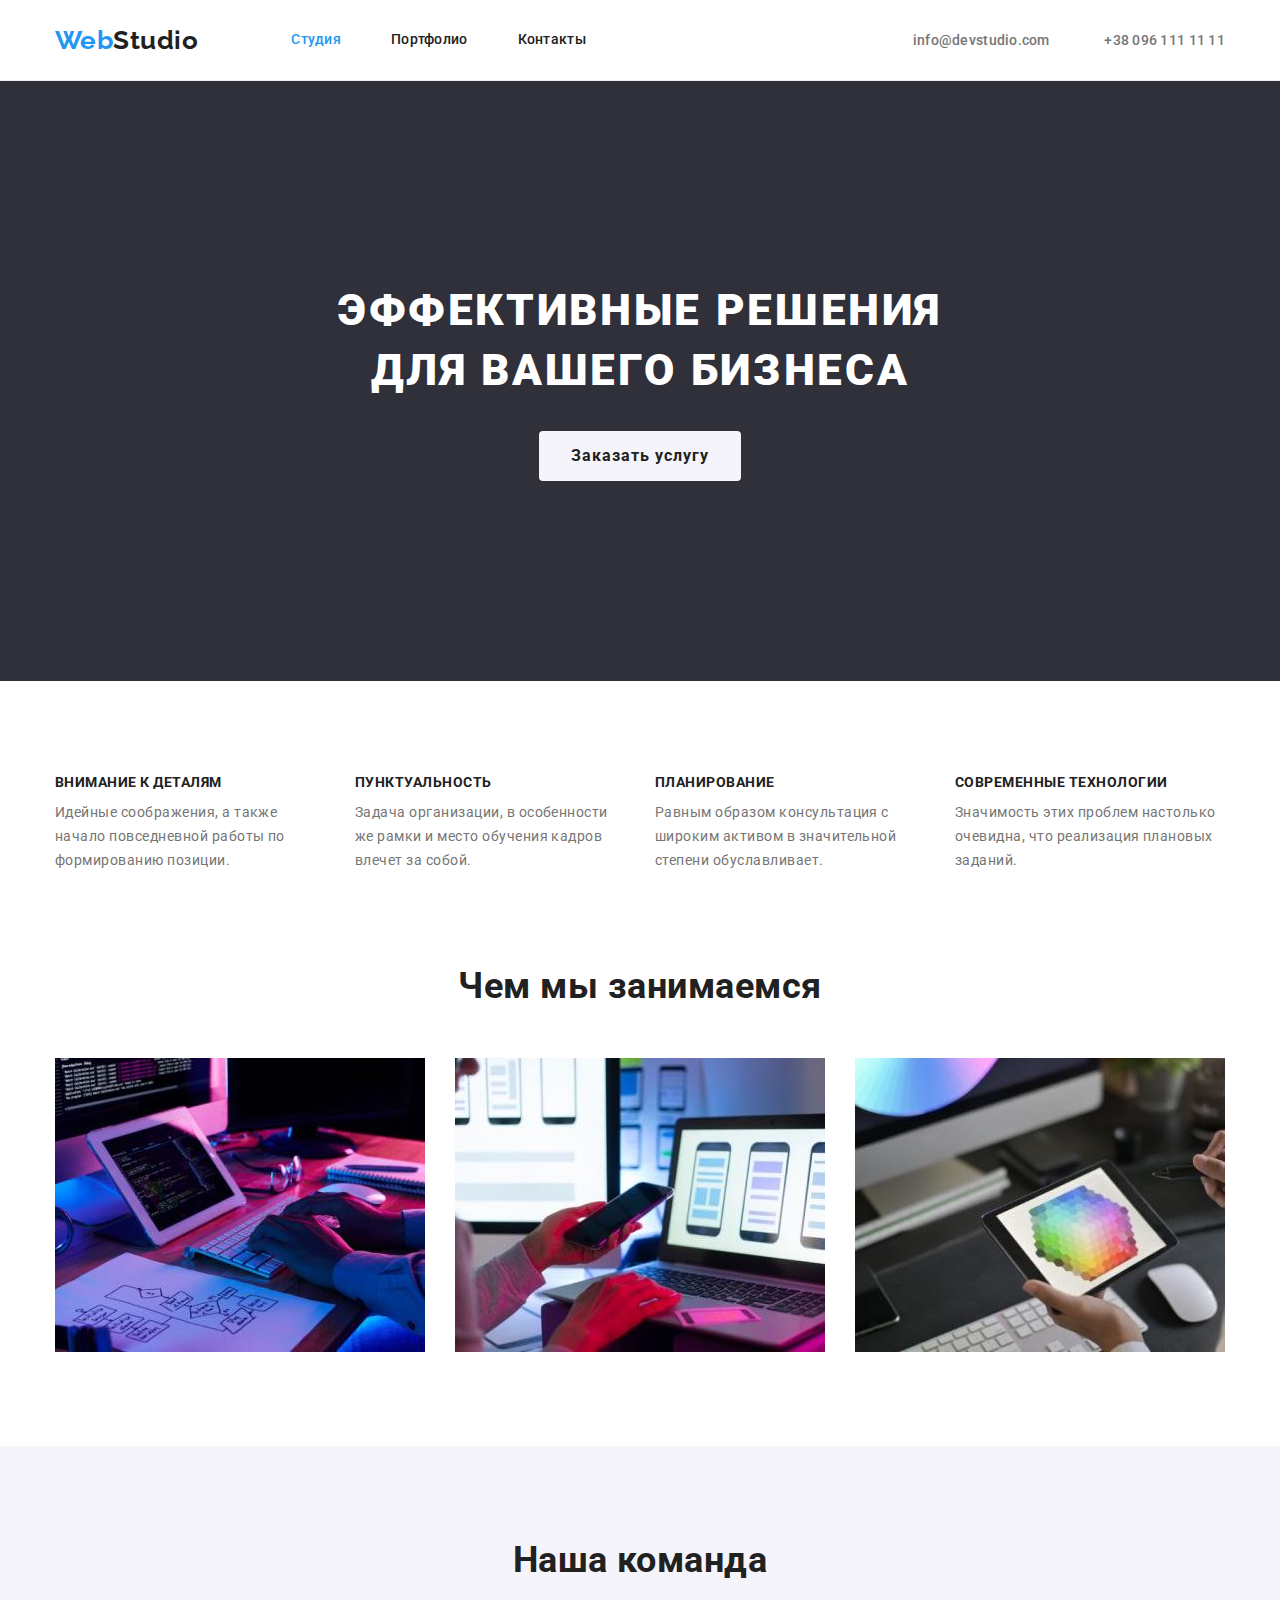
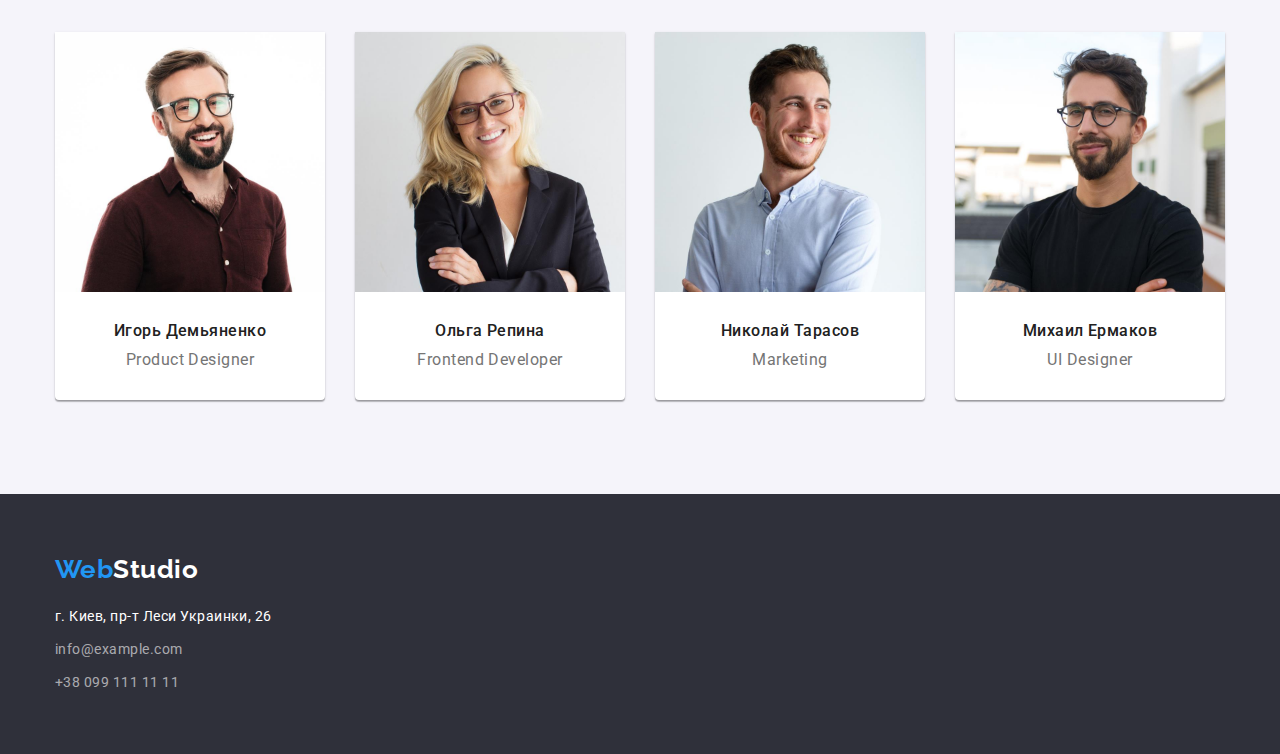
<file: index.html>
<!DOCTYPE html>
<html lang="ru">
  <head>
    <meta charset="UTF-8" />
    <meta http-equiv="X-UA-Compatible" content="IE=edge" />
    <meta name="viewport" content="width=device-width, initial-scale=1.0" />
    <title>Document</title>
    <link rel="preconnect" href="https://fonts.googleapis.com" />
    <link rel="preconnect" href="https://fonts.gstatic.com" crossorigin />
    <link
      href="https://fonts.googleapis.com/css2?family=Raleway:wght@700&family=Roboto:wght@400;500;700;900&display=swap"
      rel="stylesheet"
    />
    <link
      rel="stylesheet"
      href="https://cdnjs.cloudflare.com/ajax/libs/modern-normalize/1.1.0/modern-normalize.min.css"
    />
    <link rel="stylesheet" href="./css/styles.css" />
  </head>
  <body>
    <!-- Шапка сайта -->
    <header class="page-header">
      <div class="container main-nav">
        <nav class="nav">
          <a href="./index.html" class="logo-link"> Web<span class="logo-black">Studio</span> </a>
          <ul class="site-nav">
            <li class="item-nav"><a href="./index.html" class="link current">Студия</a></li>
            <li class="item-nav"><a href="./portfolio.html" class="link">Портфолио</a></li>
            <li class="item-nav"><a href="" class="link">Контакты</a></li>
          </ul>
        </nav>
        <div class="contact-block">
          <a href="mailto:info@devstudio.com" class="contact">info@devstudio.com</a>
          <a href="tel:+380961111111" class="contact">+38 096 111 11 11</a>
        </div>
      </div>
    </header>
    <!-- основная часть сайта -->
    <main>
      <section class="hero">
        <div class="container flex-centered">
          <h1 class="hero-title">Эффективные решения для вашего бизнеса</h1>
          <button class="button" type="button">Заказать услугу</button>
        </div>
      </section>
      <section class="section">
        <div class="container">
          <ul class="item-list">
            <li class="item">
              <h3 class="title">Внимание к деталям</h3>
              <p class="text">
                Идейные соображения, а также начало повседневной работы по формированию позиции.
              </p>
            </li>
            <li class="item">
              <h3 class="title">Пунктуальность</h3>
              <p class="text">
                Задача организации, в особенности же рамки и место обучения кадров влечет за собой.
              </p>
            </li>
            <li class="item">
              <h3 class="title">Планирование</h3>
              <p class="text">
                Равным образом консультация с широким активом в значительной степени обуславливает.
              </p>
            </li>
            <li class="item">
              <h3 class="title">Современные технологии</h3>
              <p class="text">
                Значимость этих проблем настолько очевидна, что реализация плановых заданий.
              </p>
            </li>
          </ul>
        </div>
      </section>
      <section class="section section-work">
        <div class="container">
          <h2 class="section-title">Чем мы занимаемся</h2>
          <ul class="work-list">
            <li class="item">
              <a href=""><img src="images/photo1.jpg" alt="Верстка сайта" width="370"></a>
            </li >
            <li class="item">
              <a href=""><img src="images/photo2.jpg" alt="Дизай телефона" width="370" /></a>
            </li>
            <li class="item">
              <a href=""><img src="images/photo3.jpg" alt="Робота за планшетом" width="370" /></a>
            </li>
          </ul>
        </div>
      </section>
      <section class="section team">
        <div class="container">
          <h2 class="section-title">Наша команда</h2>
          <ul class="cards-list">
            <li class="card item">
              <img
                class="card-image"
                src="./images/image1.jpg"
                alt="Фото Игоря Демьяненко"
                width="270"
              />
               <div class="px-30">
                <h3 class="card-title">Игорь Демьяненко</h3>
                <p class="card-position">Product Designer</p>
              </div>
            </li>
            <li class="card item">
              <img
                class="card-image"
                src="./images/image2.jpg"
                alt="Фото Ольги Репины"
                width="270"
              />
               <div class="px-30">
                <h3 class="card-title">Ольга Репина</h3>
                <p class="card-position">Frontend Developer</p>
              </div>
            </li>
            <li class="card item">
              <img
                class="card-image"
                src="./images/image3.jpg"
                alt="Фото Николая Тарасова"
                width="270"
              />
              <div class="px-30">
                <h3 class="card-title">Николай Тарасов</h3>
                <p class="card-position">Marketing</p>
              </div>
            </li>
            <li class="card item">
              <img
                class="card-image"
                src="./images/image4.jpg"
                alt="Фото Михаила Ермакова"
                width="270"
              />
              <div class="px-30">
                <h3 class="card-title">Михаил Ермаков</h3>
                <p class="card-position">UI Designer</p>
                </div>
              </div>
            </li>
          </ul>
        </div>
      </section>
    </main>
    <!-- Подвал сайта -->
    <footer class="footer">
      <div class="container">
        <a href="./index.html" class="logo-link"> Web<span class="logo-white">Studio</span> </a>
        <address class="address">
          <a class="link" href="https://bit.ly/3pXMvUd" target="_blank" rel="noopener noreferrer">
            г. Киев, пр-т Леси Украинки, 26
          </a>
        </address>
        <address class="contact-address">
          <a class="contact email" href="mailto:info@example.com">info@example.com</a><br />
          <a class="contact" href="tel:+380991111111">+38 099 111 11 11</a>
        </address>
      </div>
    </footer>
  </body>
</html>
</file>
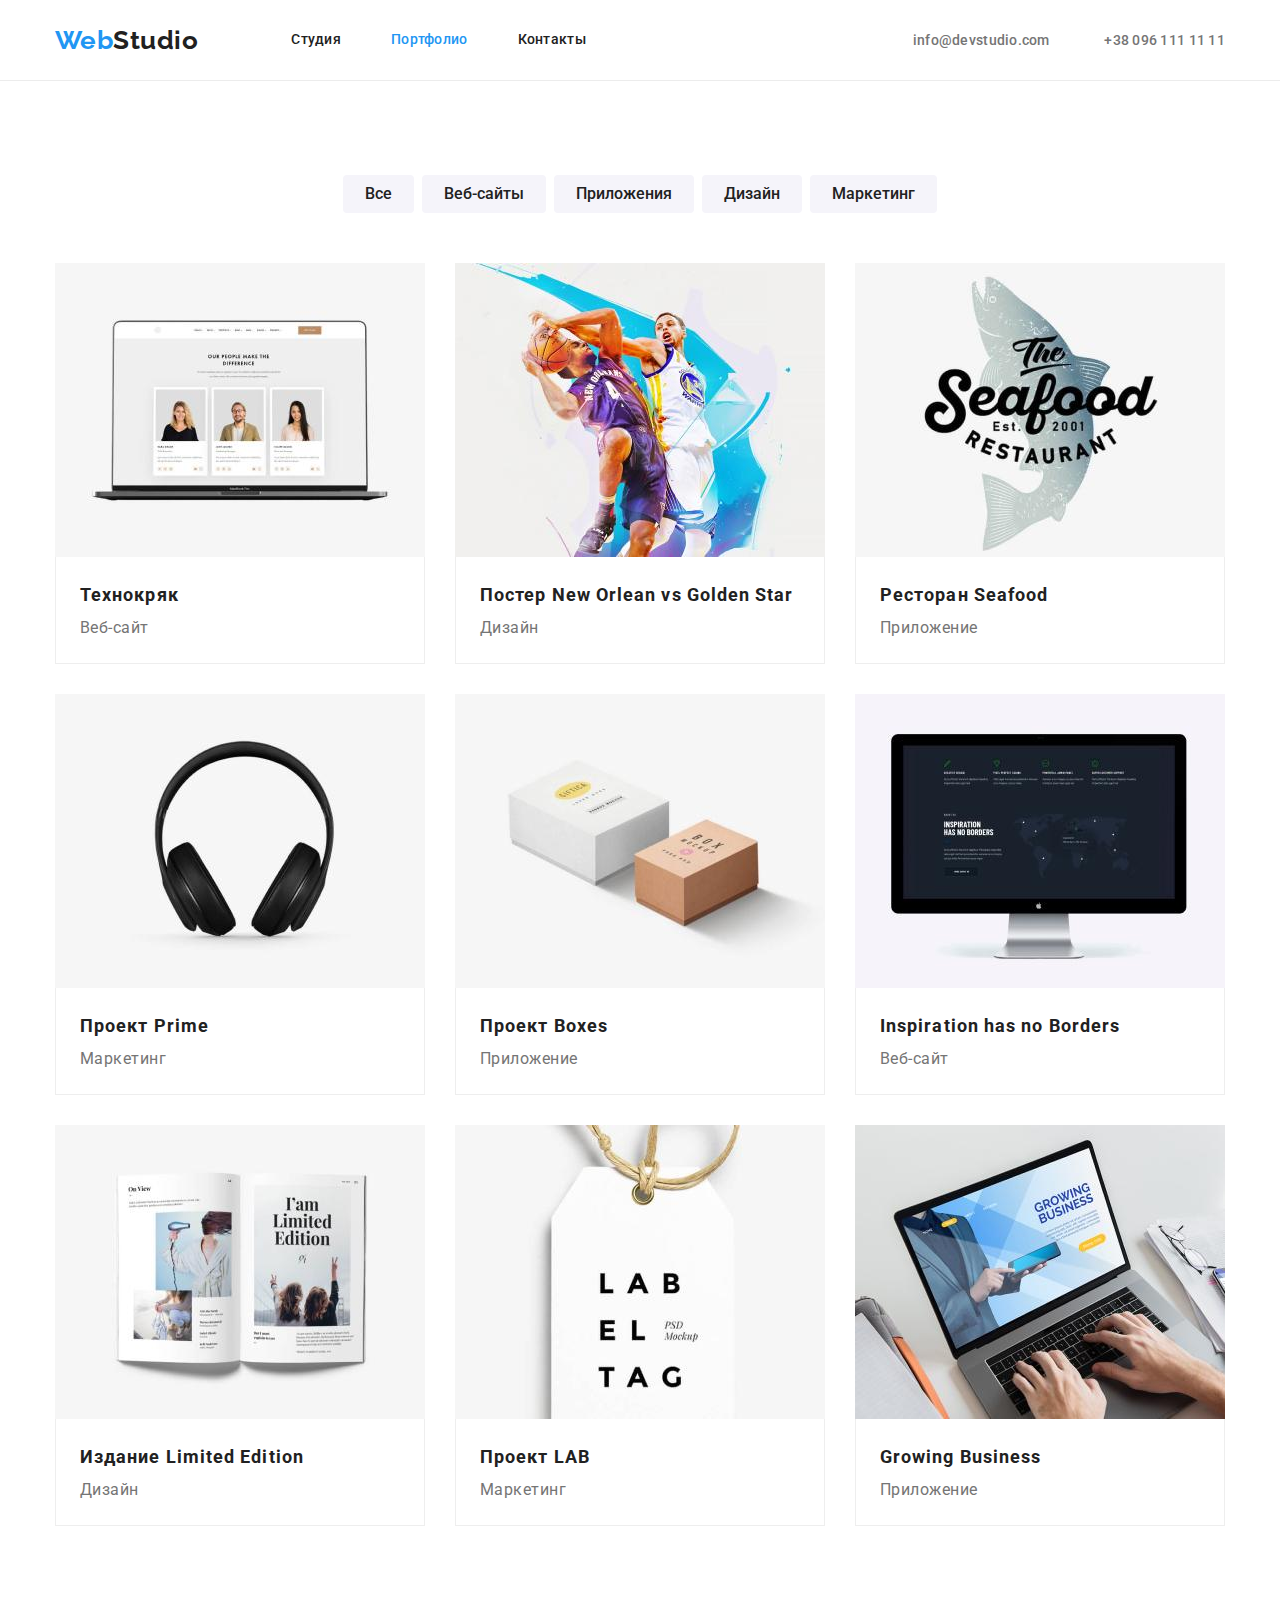
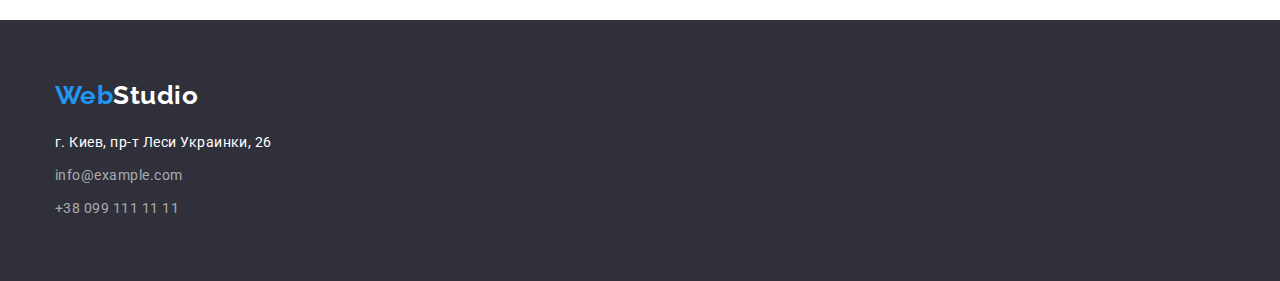
<file: portfolio.html>
<!DOCTYPE html>
<html lang="ru">
  <head>
    <meta charset="UTF-8" />
    <meta http-equiv="X-UA-Compatible" content="IE=edge" />
    <meta name="viewport" content="width=device-width, initial-scale=1.0" />
    <title>Document</title>
    <link rel="preconnect" href="https://fonts.googleapis.com" />
    <link rel="preconnect" href="https://fonts.gstatic.com" crossorigin />
    <link
      href="https://fonts.googleapis.com/css2?family=Raleway:wght@700&family=Roboto:wght@400;500;700;900&display=swap"
      rel="stylesheet"
    />
    <link
      rel="stylesheet"
      href="https://cdnjs.cloudflare.com/ajax/libs/modern-normalize/1.1.0/modern-normalize.min.css"
    />
    <link rel="stylesheet" href="./css/styles.css" />
  </head>
  <body>
    <!-- Шапка сайта -->
    <header class="page-header">
      <div class="container main-nav">
        <nav class="nav">
          <a href="./index.html" class="logo-link"> Web<span class="logo-black">Studio</span> </a>
          <ul class="site-nav">
            <li class="item-nav"><a href="./index.html" class="link">Студия</a></li>
            <li class="item-nav"><a href="./portfolio.html" class="link current">Портфолио</a></li>
            <li class="item-nav"><a href="" class="link">Контакты</a></li>
          </ul>
        </nav>
        <div class="contact-block">
          <a href="mailto:info@devstudio.com" class="contact">info@devstudio.com</a>
          <a href="tel:+380961111111" class="contact">+38 096 111 11 11</a>
        </div>
      </div>
    </header>
    <!-- основная часть сайта -->
    <main>
      <section class="section">
        <div class="container">
          <h1 class="visually-hidden">Портфолио</h1>
          <ul class="filter-list">
            <li class="item-btn"><button type="button" class="btn">Все</button></li>
            <li class="item-btn"><button type="button" class="btn">Веб-сайты</button></li>
            <li class="item-btn"><button type="button" class="btn">Приложения</button></li>
            <li class="item-btn"><button type="button" class="btn">Дизайн</button></li>
            <li class="item-btn"><button type="button" class="btn">Маркетинг</button></li>
          </ul>
          <ul class="list">
            <li class="item">
              <a href=""><img src="./images/pic1.jpg" alt="Технокряк" width="370" /></a>
              <div class="p-20-24">
                <h2 class="caption">Технокряк</h2>
                <p class="content">Веб-сайт</p>
              </div>
            </li>
            <li class="item">
              <a href=""
                ><img src="./images/pic2.jpg" alt="Постер New Orlean vs Golden Star" width="370"
              /></a>
              <div class="p-20-24">
                <h2 class="caption">Постер New Orlean vs Golden Star</h2>
                <p class="content">Дизайн</p>
              </div>
            </li>
            <li class="item">
              <a href=""
                ><img
                  class="portfolio-img"
                  src="./images/pic3.jpg"
                  alt="Ресторан Seafood"
                  width="370"
              /></a>
              <div class="p-20-24">
                <h2 class="caption">Ресторан Seafood</h2>
                <p class="content">Приложение</p>
              </div>
            </li>
            <li class="item">
              <a href=""><img src="./images/pic4.jpg" alt="Проект Prime" width="370" /></a>
              <div class="p-20-24">
                <h2 class="caption">Проект Prime</h2>
                <p class="content">Маркетинг</p>
              </div>
            </li>
            <li class="item">
              <a href=""><img src="./images/pic5.jpg" alt="Проект Boxes" width="370" /></a>
              <div class="p-20-24">
                <h2 class="caption">Проект Boxes</h2>
                <p class="content">Приложение</p>
              </div>
            </li>
            <li class="item">
              <a href=""
                ><img
                  class="portfolio-img"
                  src="./images/pic6.jpg"
                  alt="Inspiration has no Borders"
                  width="370"
              /></a>
              <div class="p-20-24">
                <h2 class="caption">Inspiration has no Borders</h2>
                <p class="content">Веб-сайт</p>
              </div>
            </li>
            <li class="item">
              <a href=""
                ><img
                  class="portfolio-img"
                  src="./images/pic7.jpg"
                  alt="Издание Limited Edition"
                  width="370"
              /></a>
              <div class="p-20-24">
                <h2 class="caption">Издание Limited Edition</h2>
                <p class="content">Дизайн</p>
              </div>
            </li>
            <li class="item">
              <a href=""><img src="./images/pic8.jpg" alt="Проект LAB" width="370" /></a>
              <div class="p-20-24">
                <h2 class="caption">Проект LAB</h2>
                <p class="content">Маркетинг</p>
              </div>
            </li>
            <li class="item">
              <a href=""><img src="./images/pic9.jpg" alt="Growing Business" width="370" /></a>
              <div class="p-20-24">
                <h2 class="caption">Growing Business</h2>
                <p class="content">Приложение</p>
              </div>
            </li>
          </ul>
        </div>
      </section>
    </main>
    <!-- Подвал сайта -->
    <footer class="footer">
      <div class="container">
        <a href="./index.html" class="logo-link"> Web<span class="logo-white">Studio</span> </a>
        <address class="address">
          <a class="link" href="https://bit.ly/3pXMvUd" target="_blank" rel="noopener noreferrer"
            >г. Киев, пр-т Леси Украинки, 26</a
          >
        </address>
        <address class="contact-address">
          <a class="contact email" href="mailto:info@example.com">info@example.com</a><br />
          <a class="contact" href="tel:+380991111111">+38 099 111 11 11</a>
        </address>
      </div>
    </footer>
  </body>
</html>
</file>
<file: css/styles.css>
:root {
  --secondary-text-color: #757575;
  --primary-text-color: #212121;
  --accent-color: #2196f3;
  --main-text-color: #ffffff;
  --primary-bg-color: #f5f4fa;
  --address-text-color: rgba(255, 255, 255, 0.6);
  --secondary-bg-color: #2f303a;
  --address-contact-color: rgba(255, 255, 255, 0.6);
}

body {
  color: var(--primary-text-color);
  font-family: Roboto, sans-serif;
  letter-spacing: 0.03em;
}

h1,
h2,
h3,
h4,
h5,
h6,
p,
ul {
  margin: 0;
  padding: 0;
  margin-block-start: 0;
  margin-block-end: 0;
}

.page-header {
  border-bottom-width: 1px;
  border-bottom-style: solid;
  border-bottom-color: #ececec;
}

.container {
  margin-left: auto;
  margin-right: auto;
  width: 1200px;
  padding: 0 15px;
}

.logo-link {
  color: var(--accent-color);
  font-family: Raleway;
  font-weight: 700;
  font-size: 26px;
  line-height: 1.19;
  text-decoration: none;
}
.logo-black {
  color: var(--primary-text-color);
}
.logo-white {
  color: var(--main-text-color);
}

/* site nav */

.site-nav {
  display: flex;
  margin-left: 93px;
}

.site-nav .item-nav + .item-nav {
  margin-left: 50px;
}

.nav {
  display: flex;
  align-items: center;
}

.main-nav {
  display: flex;
  align-items: center;
  justify-content: space-between;
}

.site-nav .link {
  display: block;
  padding-top: 32px;
  padding-bottom: 32px;
  color: var(--title-text-color);
  font-weight: 500;
  font-size: 14px;
  line-height: 1.14;
  letter-spacing: 0.02em;
  text-decoration: none;
}

.link:hover,
.link:focus {
  color: var(--accent-color);
}
.link.current {
  color: var(--accent-color);
}

.contact-block .contact {
  font-weight: 500;
  font-size: 14px;
  line-height: 1.14;
  letter-spacing: 0.02em;
  color: var(--secondary-text-color);
  text-decoration: none;
}
.contact-block .contact:hover,
.contact-block .contact:focus {
  color: var(--accent-color);
}

.contact-block .contact + .contact {
  margin-left: 50px;
}

.flex-centered {
  display: flex;
  align-items: center;
  justify-content: center;
  flex-direction: column;
}

.hero {
  padding-top: 200px;
  padding-bottom: 200px;
  background-color: var(--secondary-bg-color);
  text-align: center;
}

.hero-title {
  margin-bottom: 30px;
  color: var(--main-text-color);
  font-weight: 900;
  font-size: 44px;
  line-height: 1.36;
  text-align: center;
  letter-spacing: 0.06em;
  text-transform: uppercase;
  max-width: 696px;
}

.button {
  padding: 10px 32px;
  border-radius: 4px;
  border: none;
  font-family: inherit;
  color: var(--primary-text-color);
  background-color: var(--primary-bg-color);
  font-weight: 700;
  font-size: 16px;
  line-height: 1.88;
  letter-spacing: 0.06em;
  cursor: pointer;
}

.button:hover,
.button:focus {
  color: var(--main-text-color);
  background-color: var(--accent-color);
}

.section {
  padding-bottom: 94px;
  padding-top: 94px;
}

.item-list {
  display: flex;
}

.item-list .item {
  max-width: 270px;
}

.item:not(:last-child) {
  margin-right: 30px;
}

.title {
  margin-bottom: 10px;
  color: var(--title-text-color);
  font-size: 14px;
  line-height: 1.14;
  text-transform: uppercase;
}

.text {
  color: var(--secondary-text-color);
  font-size: 14px;
  line-height: 1.71;
}

.section-work {
  padding-top: 0;
}

.section-title {
  margin-bottom: 50px;
  color: var(--title-text-color);
  font-size: 36px;
  line-height: 1.16;
  text-align: center;
}

.work-list {
  display: flex;
}

.section.team {
  background-color: var(--primary-bg-color);
}

.cards-list {
  display: flex;
}

.px-30 {
  padding: 30px 0;
}

.card {
  text-align: center;
  background-color: var(--main-text-color);
  box-shadow: 0px 1px 3px rgba(0, 0, 0, 0.12), 0px 1px 1px rgba(0, 0, 0, 0.14),
    0px 2px 1px rgba(0, 0, 0, 0.2);
  border-radius: 0px 0px 4px 4px;
}

.card-title {
  margin-bottom: 10px;
  color: var(--primary-text-color);
  font-weight: 500;
  font-size: 16px;
  line-height: 1.18;
}

.card-position {
  color: var(--secondary-text-color);
  font-size: 16px;
  line-height: 1.18;
}

.footer {
  padding-top: 60px;
  padding-bottom: 60px;
  background-color: var(--secondary-bg-color);
}

.address {
  margin-top: 20px;
  margin-bottom: 9px;
}

.address .link {
  color: var(--main-text-color);
  font-style: normal;
  font-size: 14px;
  line-height: 1.71;
  text-decoration: none;
}

.contact-address .contact {
  color: var(--address-contact-color);
  font-style: normal;
  font-size: 14px;
  line-height: 1.71;
  text-decoration: none;
}
.contact-address .contact:hover,
.contact-address .contact:focus {
  text-shadow: -1px -1px 0 #000, 1px -1px 0 #000, -1px 1px 0 #000, 1px 1px 0 #000;
}

.email {
  display: inline-block;
  margin-bottom: 9px;
}

.visually-hidden {
  position: absolute;
  width: 1px;
  height: 1px;
  margin: -1px;
  border: 0;
  padding: 0;
  white-space: nowrap;
  clip-path: inset(100%);
  clip: rect(0 0 0 0);
  overflow: hidden;
}

.btn {
  font-family: inherit;
  color: var(--primary-text-color);
  background: var(--primary-bg-color);
  font-weight: 500;
  font-size: 16px;
  line-height: 1.63;
  text-align: center;
  cursor: pointer;
  border-radius: 4px;
  border: none;
  padding: 6px 22px;
}

.btn:hover,
.btn:focus {
  color: var(--main-text-color);
  background-color: var(--accent-color);
}

.filter-list {
  display: flex;
  justify-content: center;
  margin-bottom: 50px;
}

.filter-list .item-btn + .item-btn {
  margin-left: 8px;
}

.caption {
  color: var(--primary-text-color);
  font-weight: 700;
  font-size: 18px;
  line-height: 2;
  letter-spacing: 0.06em;
}

.content {
  color: var(--secondary-text-color);
  font-size: 16px;
  line-height: 1.88;
  letter-spacing: 0.03em;
}

.list {
  display: flex;
  flex-wrap: wrap;
}

.list .item {
  margin-right: 30px;
  margin-bottom: 30px;
  background: #ffffff;
}

.list .item:nth-child(3n) {
  margin-right: 0;
}

.list .item:nth-last-child(-n + 3) {
  margin-bottom: 0;
}

img {
  display: block;
}

.p-20-24 {
  padding: 20px 24px;
  border-bottom: 1px solid #eeeeee;
  border-left: 1px solid #eeeeee;
  border-right: 1px solid #eeeeee;
}

.item-list,
.work-list,
.cards-list,
.filter-list,
.list,
.site-nav {
  list-style-type: none;
}
</file>
